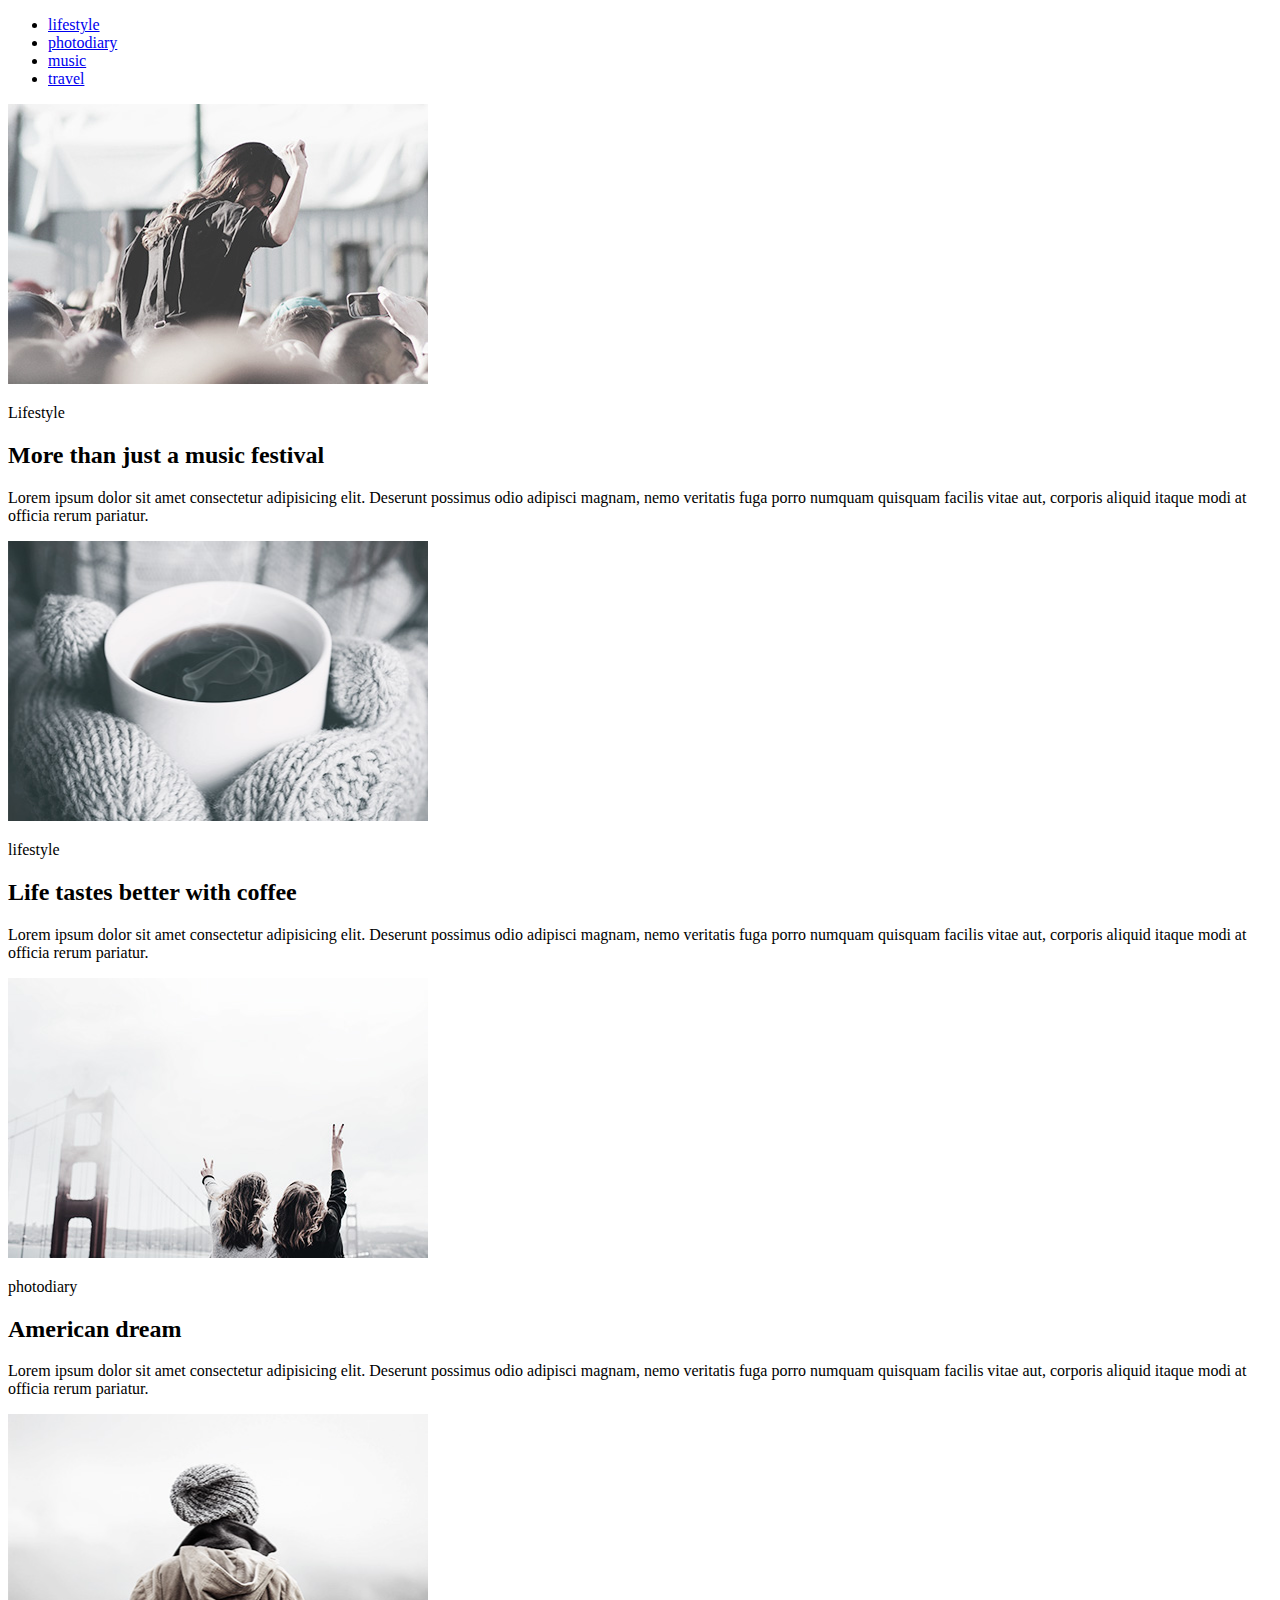
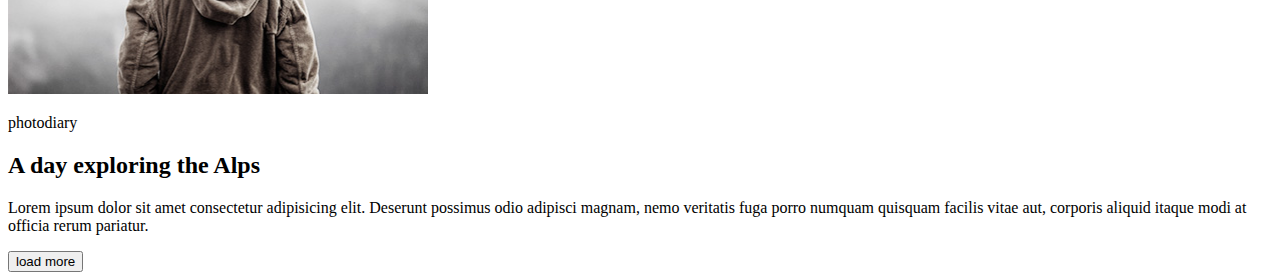
<file: html-css/module-01-02/index.html>
<!DOCTYPE html>

<html lang="en">

 <head>
    <meta charset="UTF-8">
    <meta name="viewport" content="width=device-width, initial-scale=1.0">
    <meta http-equiv="X-UA-Compatible" content="ie=edge">
    <title>homework.module-1</title>
 </head>
 
 <body>
        <header>
            <nav class="main">
                <ul class="main-menu">
                    <li class="main-menu">
                        <a href="#" class="main-menu">lifestyle</a>
                    </li>
                    <li class="main-menu">
                        <a href="#" class="main-menu">photodiary</a>
                    </li>
                    <li class="main-menu">
                        <a href="#" class="main-menu">music</a>
                    </li>
                    <li class="main-menu">
                        <a href="#" class="main-menu">travel</a>
                    </li>
                </ul>                                        
            </nav>
        </header>

        <main>
          <section>
              <article>
                    <img width="420" height="280" src="img/image_1.jpg" alt="oops! here mus be dancing girl" id="lifestyle">
                    <p>Lifestyle</p>
                    <h2>More than just a music festival</h2>
                    <p>Lorem ipsum dolor sit amet consectetur adipisicing elit. Deserunt possimus odio adipisci magnam, nemo veritatis fuga porro numquam quisquam facilis vitae aut, corporis aliquid itaque modi at officia rerum pariatur.</p>
              </article>
              <article>
                    <img width="420" height="280" src="img/image_2.jpg" alt="oops! here may be cup of cofee">
                    <p>lifestyle</p>
                    <h2>Life tastes better with coffee</h2>
                    <p>Lorem ipsum dolor sit amet consectetur adipisicing elit. Deserunt possimus odio adipisci magnam, nemo veritatis fuga porro numquam quisquam facilis vitae aut, corporis aliquid itaque modi at officia rerum pariatur.</p>
              </article>
              <article>
                    <img width="420" height="280" src="img/image_3.jpg" alt="oops! here may be golden gates bridge" id="photodiary">
                    <p>photodiary</p>
                    <h2>American dream</h2>
                    <p>Lorem ipsum dolor sit amet consectetur adipisicing elit. Deserunt possimus odio adipisci magnam, nemo veritatis fuga porro numquam quisquam facilis vitae aut, corporis aliquid itaque modi at officia rerum pariatur.</p>
              </article>
              <article>
                    <img width="420" height="280" src="img/image_4.jpg" alt="oops! here may be back of the persone">
                    <p>photodiary</p>
                    <h2>A day exploring the Alps</h2>
                    <p>Lorem ipsum dolor sit amet consectetur adipisicing elit. Deserunt possimus odio adipisci magnam, nemo veritatis fuga porro numquam quisquam facilis vitae aut, corporis aliquid itaque modi at officia rerum pariatur.</p>
              </article>
              <button> load more </button>           
            </section>
        </main>
 </body>

 
</html>
</file>
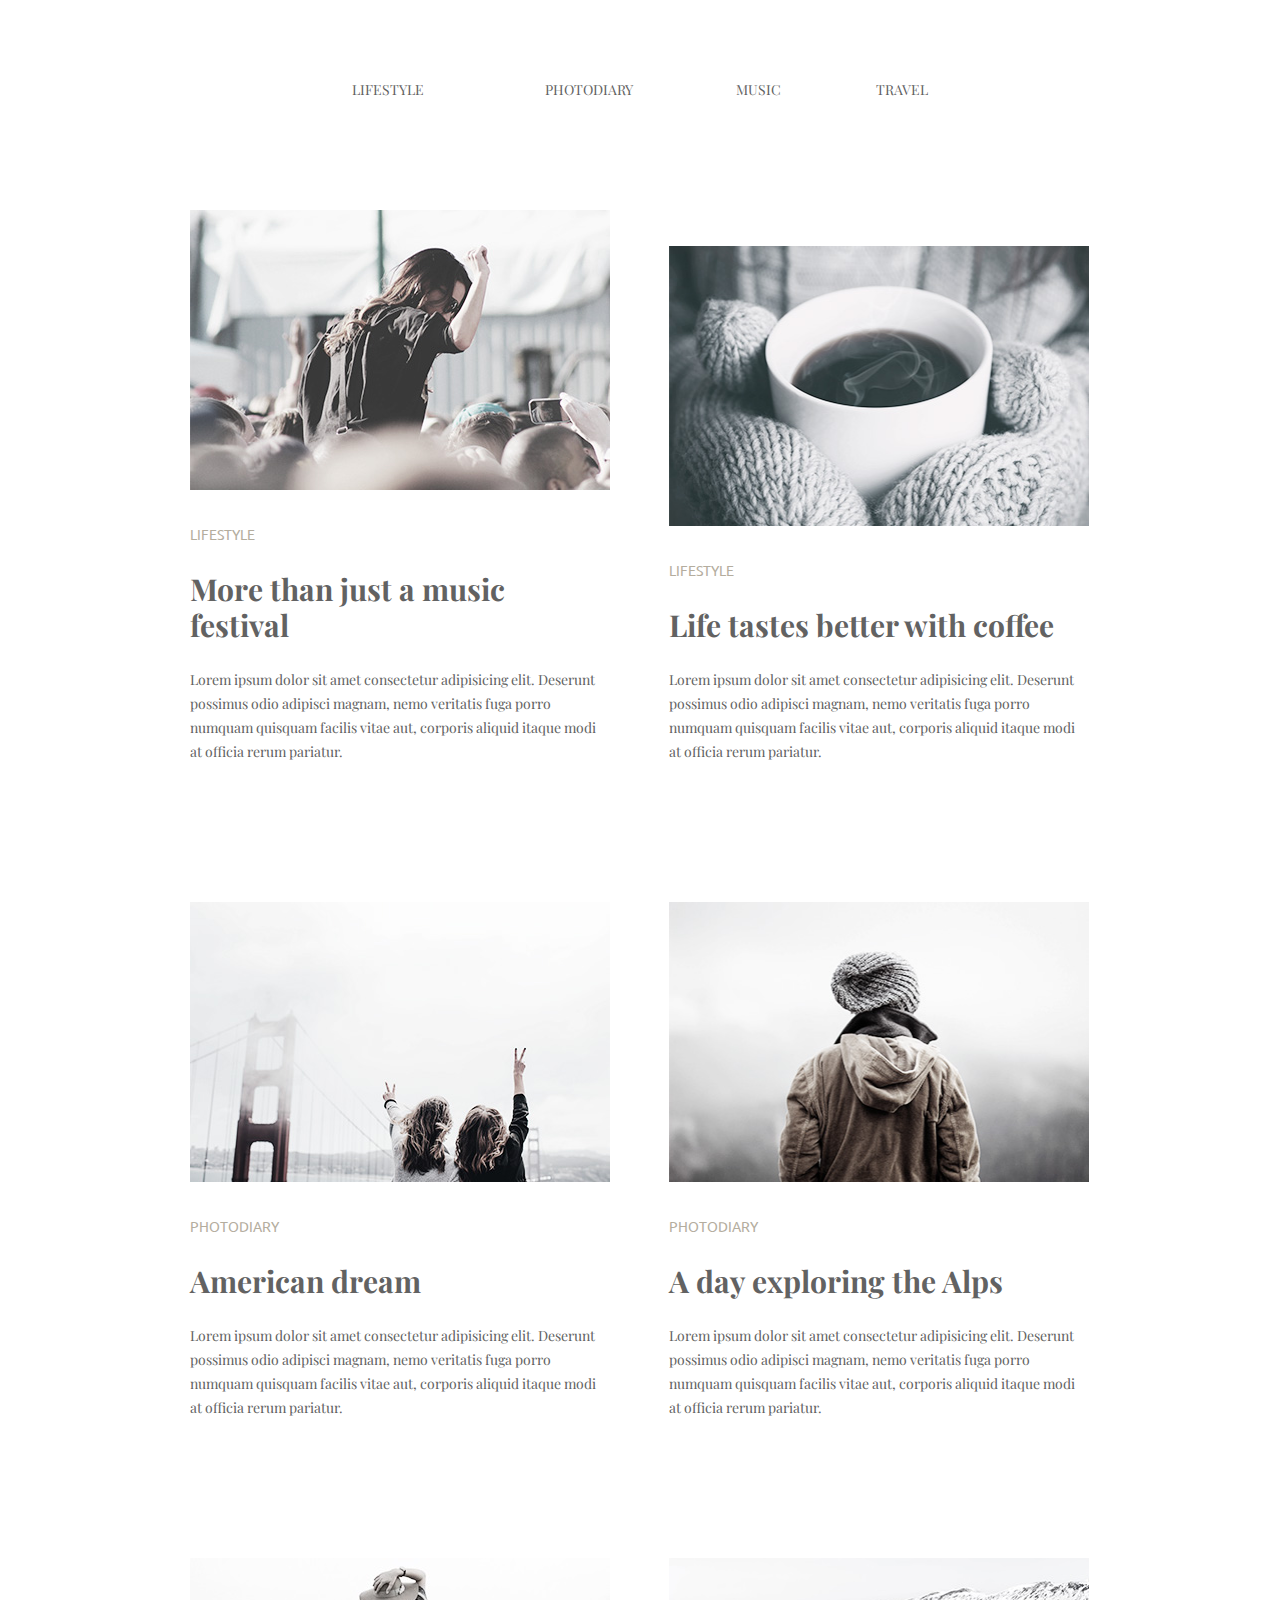
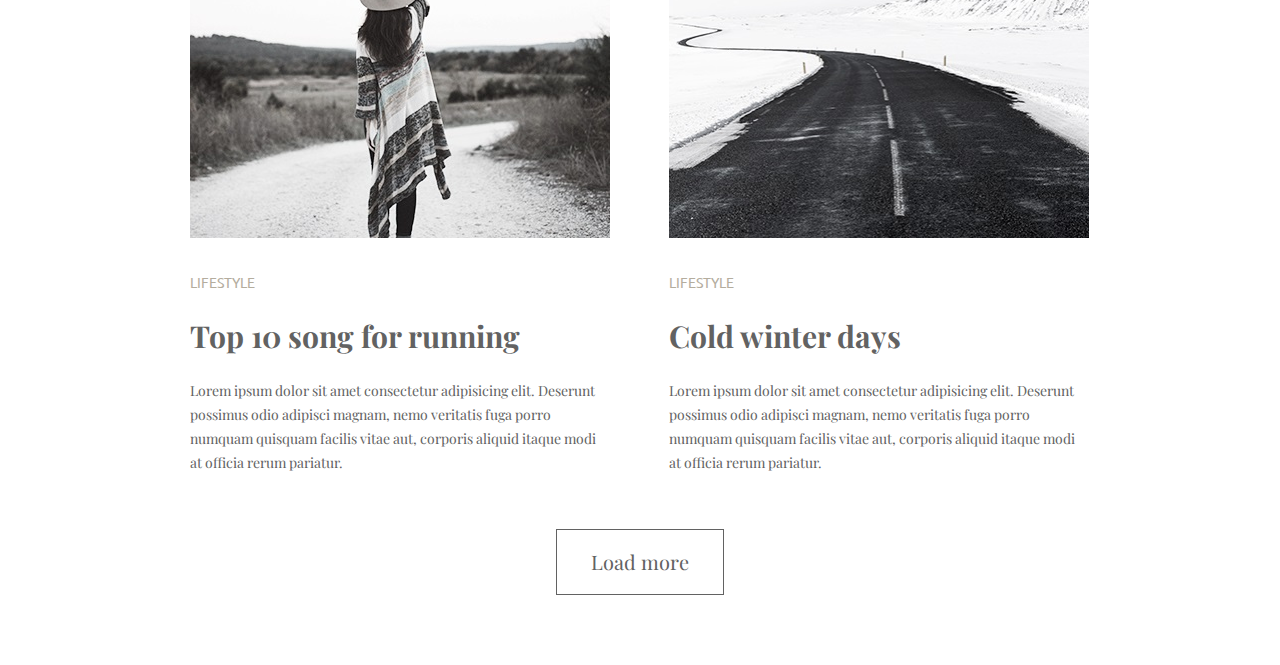
<file: html-css/module-03/index.html>
<!DOCTYPE html>

<html lang="zxx">

 <head>
    <meta charset="UTF-8">
    <meta name="viewport" content="width=device-width, initial-scale=1.0">
    <meta http-equiv="X-UA-Compatible" content="ie=edge">
    <title>homework.module-3</title>

    <link rel="stylesheet" href="css/normalize.css">

    <link href="https://fonts.googleapis.com/css?family=Playfair+Display&display=swap" rel="stylesheet">
    <link href="https://fonts.googleapis.com/css?family=Ubuntu:300&display=swap" rel="stylesheet">

    <link rel="stylesheet" href="css/style.css">

 </head>
 
 <body>
        <header class="main-page">
            <nav class="main">
                <ul class="main-menu-list">
                    <li>
                        <a href="#" class="main-menu-item">lifestyle</a>
                    </li>
                    <li>
                        <a href="#" class="main-menu-item">photodiary</a>
                    </li>
                    <li>
                        <a href="#" class="main-menu-item">music</a>
                    </li>
                    <li>
                        <a href="#" class="main-menu-item">travel</a>
                    </li>
                </ul>                                        
            </nav>
        </header>

        <main class="main-page">
          <section class="article_list">
              <article class="article">
                    <img width="420" height="280" src="img/image_1.jpg" alt="oops! here mus be dancing girl" id="lifestyle">
                    <p>Lifestyle</p>
                    <h2>More than just a music festival</h2>
                    <p>Lorem ipsum dolor sit amet consectetur adipisicing elit. Deserunt possimus odio adipisci magnam, nemo veritatis fuga porro numquam quisquam facilis vitae aut, corporis aliquid itaque modi at officia rerum pariatur.</p>
              </article>
              <article class="article">
                    <img width="420" height="280" src="img/image_2.jpg" alt="oops! here may be cup of cofee">
                    <p>lifestyle</p>
                    <h2>Life tastes better with coffee</h2>
                    <p>Lorem ipsum dolor sit amet consectetur adipisicing elit. Deserunt possimus odio adipisci magnam, nemo veritatis fuga porro numquam quisquam facilis vitae aut, corporis aliquid itaque modi at officia rerum pariatur.</p>
              </article>
              <article class="article">
                    <img width="420" height="280" src="img/image_3.jpg" alt="oops! here may be golden gates bridge" id="photodiary">
                    <p>photodiary</p>
                    <h2>American dream</h2>
                    <p>Lorem ipsum dolor sit amet consectetur adipisicing elit. Deserunt possimus odio adipisci magnam, nemo veritatis fuga porro numquam quisquam facilis vitae aut, corporis aliquid itaque modi at officia rerum pariatur.</p>
              </article>
              <article class="article">
                    <img width="420" height="280" src="img/image_4.jpg" alt="oops! here may be back of the persone">
                    <p>photodiary</p>
                    <h2>A day exploring the Alps</h2>
                    <p>Lorem ipsum dolor sit amet consectetur adipisicing elit. Deserunt possimus odio adipisci magnam, nemo veritatis fuga porro numquam quisquam facilis vitae aut, corporis aliquid itaque modi at officia rerum pariatur.</p>
              </article>
              <article class="article">
                    <img width="420" height="280" src="img/image_5.jpg" alt="oops! here may be back of the girl">
                    <p>lifestyle</p>
                    <h2>Top 10 song for running</h2>
                    <p>Lorem ipsum dolor sit amet consectetur adipisicing elit. Deserunt possimus odio adipisci magnam, nemo veritatis fuga porro numquam quisquam facilis vitae aut, corporis aliquid itaque modi at officia rerum pariatur.</p>
              </article>
              <article class="article">
                    <img width="420" height="280" src="img/image_6.jpg" alt="oops! here may be the road">
                    <p>lifestyle</p>
                    <h2>Cold winter days</h2>
                    <p>Lorem ipsum dolor sit amet consectetur adipisicing elit. Deserunt possimus odio adipisci magnam, nemo veritatis fuga porro numquam quisquam facilis vitae aut, corporis aliquid itaque modi at officia rerum pariatur.</p>
              </article>
              <button class="button"> Load more </button>           
            </section>
        </main>
 </body>

 
</html>
</file>
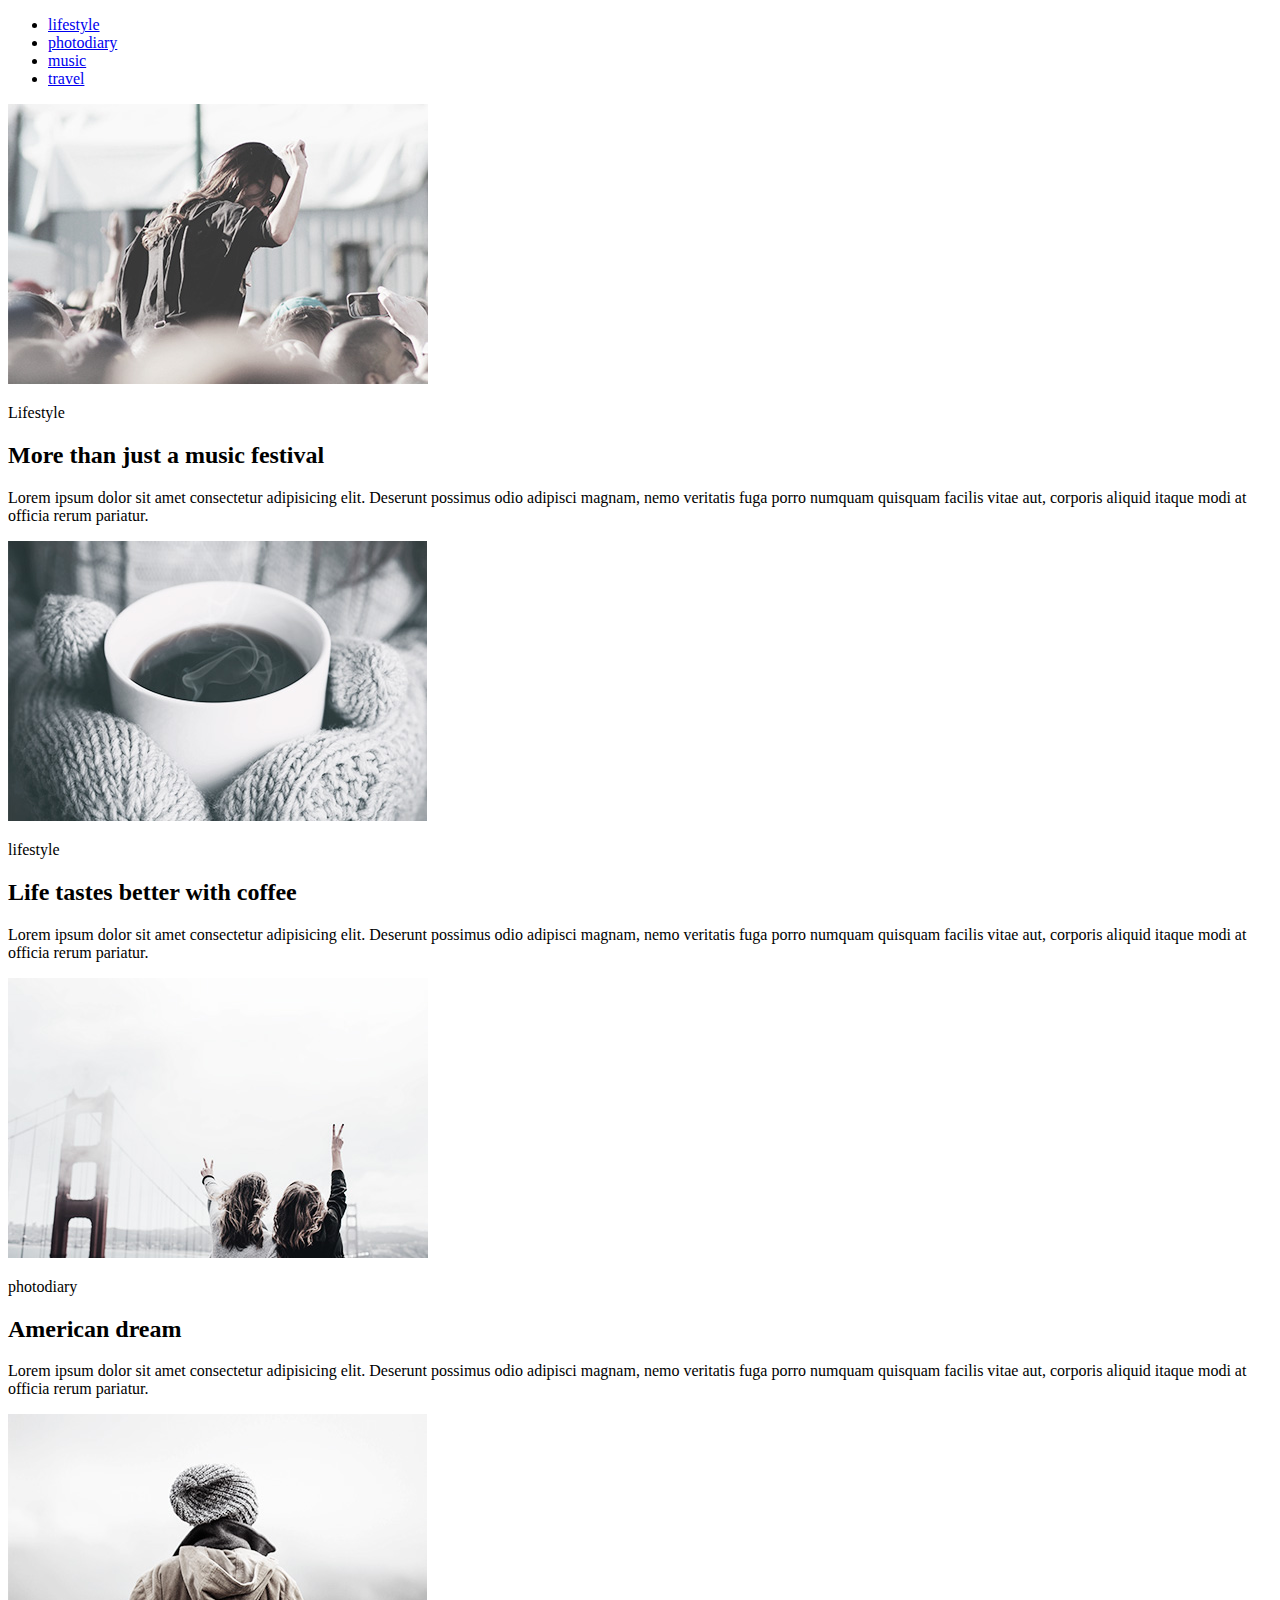
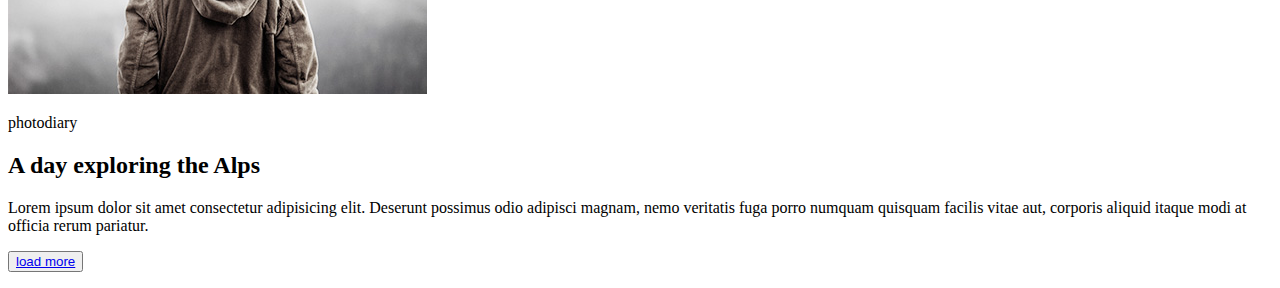
<file: html-css/module-01-02/index.html.html>
<!DOCTYPE html>

<html lang="en">

 <head>
    <meta charset="UTF-8">
    <meta name="viewport" content="width=device-width, initial-scale=1.0">
    <meta http-equiv="X-UA-Compatible" content="ie=edge">
    <title>homework.module-1</title>
 </head>
 
 <body>
        <header>
            <nav class="main">
                <ul class="main-menu">
                    <li class="main-menu">
                        <a href="#" class="main-menu">lifestyle</a>
                    </li>
                    <li class="main-menu">
                        <a href="#" class="main-menu">photodiary</a>
                    </li>
                    <li class="main-menu">
                        <a href="#" class="main-menu">music</a>
                    </li>
                    <li class="main-menu">
                        <a href="#" class="main-menu">travel</a>
                    </li>
                </ul>                                        
            </nav>
        </header>

        <main>
          <section>
              <article>
                    <img src="img/image_1.jpg" alt="oops! here mus be dancing girl" id="lifestyle">
                    <p>Lifestyle</p>
                    <h2>More than just a music festival</h2>
                    <p>Lorem ipsum dolor sit amet consectetur adipisicing elit. Deserunt possimus odio adipisci magnam, nemo veritatis fuga porro numquam quisquam facilis vitae aut, corporis aliquid itaque modi at officia rerum pariatur.</p>
              </article>
              <article>
                    <img src="img/image_2.jpg" alt="oops! here may be cup of cofee">
                    <p>lifestyle</p>
                    <h2>Life tastes better with coffee</h2>
                    <p>Lorem ipsum dolor sit amet consectetur adipisicing elit. Deserunt possimus odio adipisci magnam, nemo veritatis fuga porro numquam quisquam facilis vitae aut, corporis aliquid itaque modi at officia rerum pariatur.</p>
              </article>
              <article>
                    <img src="img/image_3.jpg" alt="oops! here may be golden gates bridge" id="photodiary">
                    <p>photodiary</p>
                    <h2>American dream</h2>
                    <p>Lorem ipsum dolor sit amet consectetur adipisicing elit. Deserunt possimus odio adipisci magnam, nemo veritatis fuga porro numquam quisquam facilis vitae aut, corporis aliquid itaque modi at officia rerum pariatur.</p>
              </article>
              <article>
                    <img src="img/image_4.jpg" alt="oops! here may be back of the persone">
                    <p>photodiary</p>
                    <h2>A day exploring the Alps</h2>
                    <p>Lorem ipsum dolor sit amet consectetur adipisicing elit. Deserunt possimus odio adipisci magnam, nemo veritatis fuga porro numquam quisquam facilis vitae aut, corporis aliquid itaque modi at officia rerum pariatur.</p>
              </article>
              <p>
                    <button>
                          <a href="#">load more</a>              
                    </button>
              </p>             
            </section>
        </main>
 
        <footer>
         <p></p>
        </footer>      
 </body>

 
</html>
</file>
<file: html-css/module-03/css/style.css>
html {
    box-sizing: border-box;
    font-size: 0;
}

.main-page {
    width: 900px;
    margin: 0 auto;
}

*,
*::before,
*::after {
    box-sizing: interit;
    }

body {
    font-size: 0;
}

body {
    margin: 0;
    padding: 0;
    font-family: 'Playfair Display', serif;
    font-size: 14px;
    line-height: 24px;
    color: #626262;
}

h1  {
    display: none;
}

/*HEADER*/
.main-menu-list {
    font-size: 0;
}

.main-menu-list li {
    display: inline-block;
}

.main-menu-list {
    margin: 0;
    padding: 0;
    text-align: center;
    padding-top: 78px;
    padding-bottom: 103px;
}

.main-menu-list li:nth-child(1) {
    margin-right: 121px;
}

.main-menu-list li:nth-child(2) {
    margin-right: 103px;
}

.main-menu-list li:nth-child(3) {
    margin-right: 95px;
}

.main-menu-item {  
    display: block;
    text-transform: uppercase;
    text-decoration: none;
    font-size: 14px;
    color: #626262;
    line-height: 24px;
}

.main-menu-item:hover {
    color: #03a9f4;
    display: block;
}

/*MAIN*/
.article {
    width: 420px;
    display: inline-block;
    margin: 0;
    padding: 0;
}

.article_list {
    margin: 0;
    padding: 0;
}

/*Delete h2 invisible margin top*/
img {
    vertical-align: top;
    margin-bottom: 32px;
}

p {
    margin: 0;
    padding: 0;
}

.article p:nth-child(2) {
    text-transform: uppercase;
    font-family: 'Ubuntu', sans-serif;
    color: #b4ad9e;
    margin-bottom: 24.9px;
}

.article h2 {
    font-size: 30px;
    line-height: 36px;
    margin: 0;

}

.article h2 {
    margin-bottom: 24.9px;
}

.article:nth-child(odd) {
    margin-right: 56px;
}

.article {
    margin-bottom: 138px;
}

section article:nth-last-of-type(-n+2) {
    margin-bottom: 54px;
}

.article_list {
    padding-bottom: 70px;
}

/*BUTTON*/
.button {
    display: block;
    padding: 0;
    margin: auto;
    border: 1.5px solid;
    background: none;
    outline: none;
    cursor: pointer;
    text-align: center;
    text-decoration: none;
    padding: 20px 34px;
    font-size: 20px;
    line-height: 24px;
    color: #626262;
    border-color: #626262;
}

.button:hover {
    background-color: #03a8f43a;
    border-color: #03a8f410;
    color: white;
}
</file>
